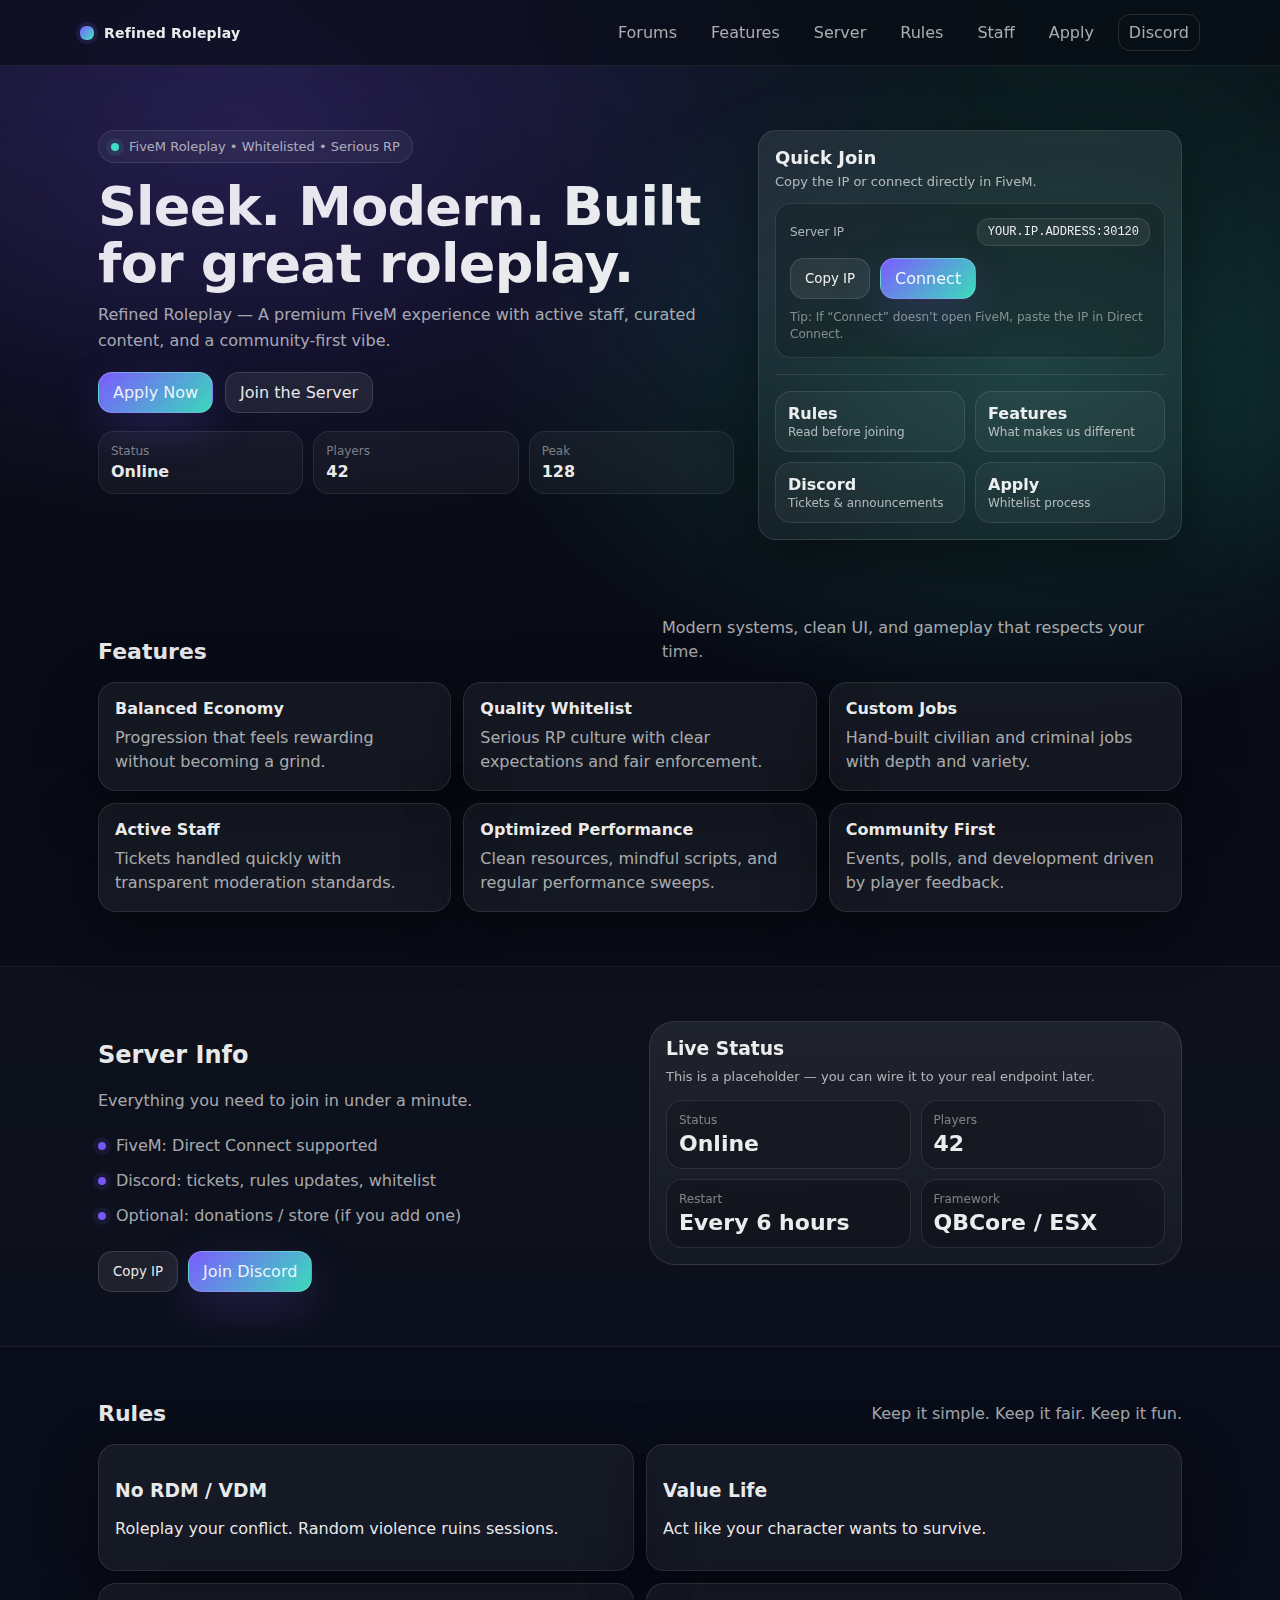
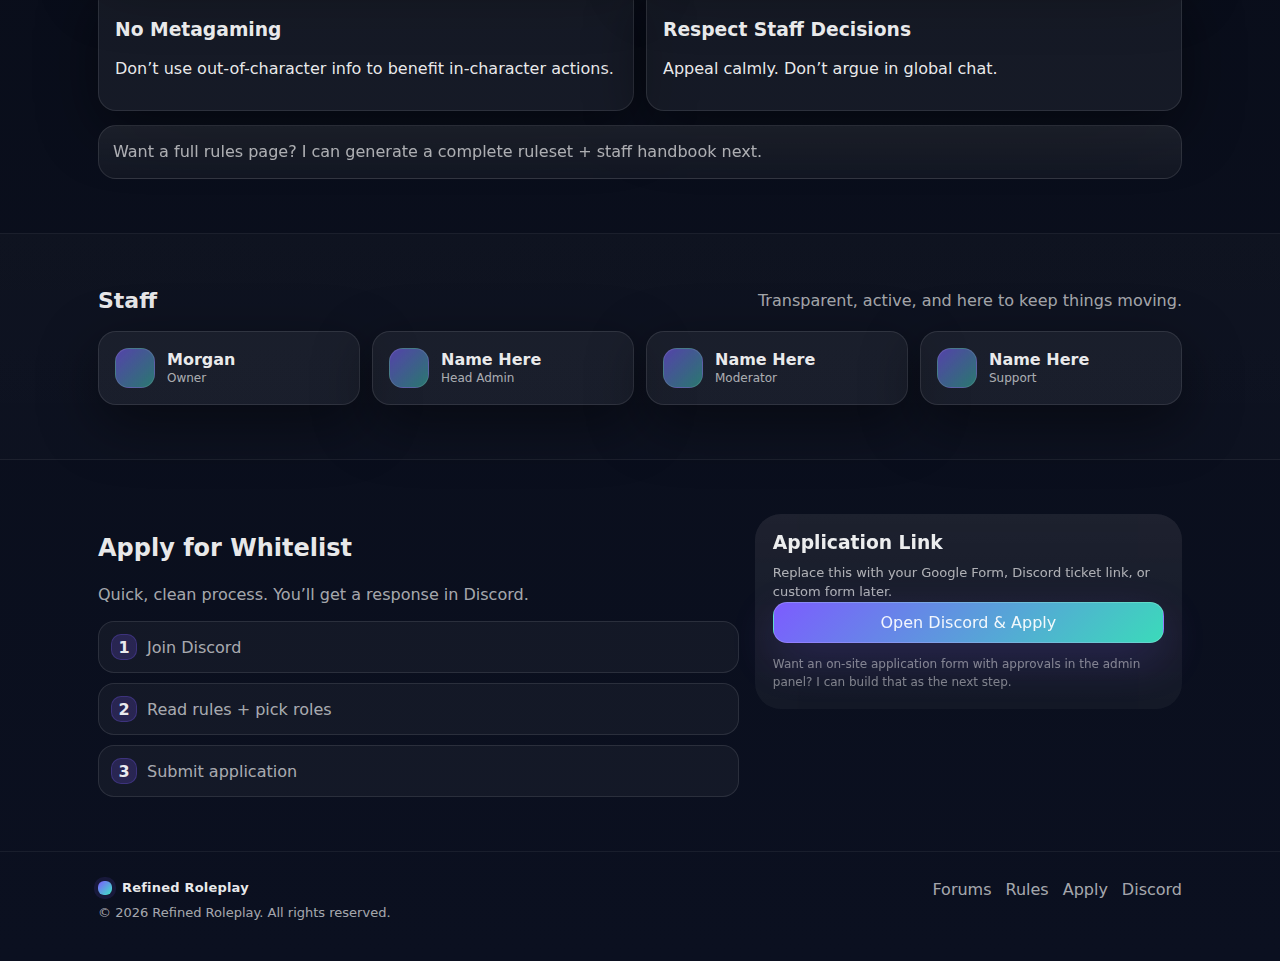
<file: index.html>
<!doctype html>
<html lang="en">
<head>
  <meta charset="utf-8" />
  <meta name="viewport" content="width=device-width,initial-scale=1" />
  <meta name="theme-color" content="#0b0f1a" />
  <title>Refined Roleplay | FiveM Roleplay</title>
  <meta name="description" content="Refined Roleplay - A premium FiveM roleplay server. Join the community, read the rules, and apply today." />

  <!-- Open Graph (optional, but nice) -->
  <meta property="og:title" content="Refined Roleplay | FiveM Roleplay" />
  <meta property="og:description" content="Refined Roleplay - Sleek, modern FiveM roleplay. Join the community." />
  <meta property="og:type" content="website" />
  <meta property="og:image" content="assets/og-image.png" />

  <link rel="stylesheet" href="styles.css" />
</head>

<body>
  <a class="skip" href="#main">Skip to content</a>

  <!-- Top glow -->
  <div class="bg-glow" aria-hidden="true"></div>

  <header class="site-header">
    <div class="container header-row">
      <a class="brand" href="/" aria-label="Home">
        <span class="brand-mark" aria-hidden="true"></span>
        <span class="brand-text">Refined Roleplay</span>
      </a>

      <nav class="nav" aria-label="Primary">
        <button class="nav-toggle" type="button" aria-expanded="false" aria-controls="navLinks">
          <span class="nav-toggle-bars" aria-hidden="true"></span>
          <span class="sr-only">Menu</span>
        </button>

        <div id="navLinks" class="nav-links">
          <a href="/forum">Forums</a>
          <a href="#features">Features</a>
          <a href="#server">Server</a>
          <a href="/rules">Rules</a>
          <a href="#staff">Staff</a>
          <a href="#apply">Apply</a>
          <a class="btn btn-ghost" href="https://discord.gg/YOURINVITE" target="_blank" rel="noreferrer">Discord</a>
        </div>
      </nav>
    </div>
  </header>

  <main id="main">
    <!-- HERO -->
    <section id="top" class="hero">
      <div class="container hero-grid">
        <div class="hero-copy">
          <div class="pill">
            <span class="dot"></span>
            <span>FiveM Roleplay • Whitelisted • Serious RP</span>
          </div>

          <h1>Sleek. Modern. Built for great roleplay.</h1>
          <p class="lead">
            Refined Roleplay — A premium FiveM experience with active staff, curated content, and a community-first vibe.
          </p>

          <div class="hero-actions">
            <a class="btn btn-primary" href="#apply">Apply Now</a>
            <a class="btn btn-secondary" href="#server">Join the Server</a>
          </div>

          <div class="hero-metrics">
            <div class="metric">
              <span class="metric-label">Status</span>
              <span class="metric-value" id="serverStatus">Checking…</span>
            </div>
            <div class="metric">
              <span class="metric-label">Players</span>
              <span class="metric-value" id="serverPlayers">—</span>
            </div>
            <div class="metric">
              <span class="metric-label">Peak</span>
              <span class="metric-value">128</span>
            </div>
          </div>
        </div>

        <div class="hero-card">
          <div class="card glass">
            <div class="card-header">
              <h2>Quick Join</h2>
              <p>Copy the IP or connect directly in FiveM.</p>
            </div>

            <div class="server-box">
              <div class="server-row">
                <span class="label">Server IP</span>
                <code id="serverIp">YOUR.IP.ADDRESS:30120</code>
              </div>

              <div class="server-actions">
                <button class="btn btn-secondary" type="button" id="copyIpBtn">Copy IP</button>
                <a class="btn btn-primary" id="connectBtn" href="fivem://connect/YOUR.IP.ADDRESS:30120">Connect</a>
              </div>

              <div class="fineprint">
                Tip: If “Connect” doesn’t open FiveM, paste the IP in Direct Connect.
              </div>
            </div>

            <div class="divider"></div>

            <div class="mini-grid">
              <a class="mini" href="/rules">
                <span class="mini-title">Rules</span>
                <span class="mini-sub">Read before joining</span>
              </a>
              <a class="mini" href="#features">
                <span class="mini-title">Features</span>
                <span class="mini-sub">What makes us different</span>
              </a>
              <a class="mini" href="https://discord.gg/YOURINVITE" target="_blank" rel="noreferrer">
                <span class="mini-title">Discord</span>
                <span class="mini-sub">Tickets & announcements</span>
              </a>
              <a class="mini" href="#apply">
                <span class="mini-title">Apply</span>
                <span class="mini-sub">Whitelist process</span>
              </a>
            </div>
          </div>
        </div>
      </div>
    </section>

    <!-- FEATURES -->
    <section id="features" class="section">
      <div class="container">
        <div class="section-head">
          <h2>Features</h2>
          <p>Modern systems, clean UI, and gameplay that respects your time.</p>
        </div>

        <div class="cards-grid">
          <article class="card">
            <h3>Balanced Economy</h3>
            <p>Progression that feels rewarding without becoming a grind.</p>
          </article>
          <article class="card">
            <h3>Quality Whitelist</h3>
            <p>Serious RP culture with clear expectations and fair enforcement.</p>
          </article>
          <article class="card">
            <h3>Custom Jobs</h3>
            <p>Hand-built civilian and criminal jobs with depth and variety.</p>
          </article>
          <article class="card">
            <h3>Active Staff</h3>
            <p>Tickets handled quickly with transparent moderation standards.</p>
          </article>
          <article class="card">
            <h3>Optimized Performance</h3>
            <p>Clean resources, mindful scripts, and regular performance sweeps.</p>
          </article>
          <article class="card">
            <h3>Community First</h3>
            <p>Events, polls, and development driven by player feedback.</p>
          </article>
        </div>
      </div>
    </section>

    <!-- SERVER -->
    <section id="server" class="section alt">
      <div class="container split">
        <div>
          <h2>Server Info</h2>
          <p class="lead2">
            Everything you need to join in under a minute.
          </p>

          <ul class="list">
            <li><span class="bullet"></span> FiveM: Direct Connect supported</li>
            <li><span class="bullet"></span> Discord: tickets, rules updates, whitelist</li>
            <li><span class="bullet"></span> Optional: donations / store (if you add one)</li>
          </ul>

          <div class="cta-row">
            <button class="btn btn-secondary" type="button" id="copyIpBtn2">Copy IP</button>
            <a class="btn btn-primary" href="https://discord.gg/YOURINVITE" target="_blank" rel="noreferrer">Join Discord</a>
          </div>
        </div>

        <div class="panel glass">
          <div class="panel-top">
            <h3>Live Status</h3>
            <p class="muted">This is a placeholder — you can wire it to your real endpoint later.</p>
          </div>

          <div class="status-grid">
            <div class="status-tile">
              <span class="k">Status</span>
              <span class="v" id="serverStatus2">Checking…</span>
            </div>
            <div class="status-tile">
              <span class="k">Players</span>
              <span class="v" id="serverPlayers2">—</span>
            </div>
            <div class="status-tile">
              <span class="k">Restart</span>
              <span class="v">Every 6 hours</span>
            </div>
            <div class="status-tile">
              <span class="k">Framework</span>
              <span class="v">QBCore / ESX</span>
            </div>
          </div>
        </div>
      </div>
    </section>

    <!-- RULES -->
    <section id="rules" class="section">
      <div class="container">
        <div class="section-head">
          <h2>Rules</h2>
          <p>Keep it simple. Keep it fair. Keep it fun.</p>
        </div>

        <div class="rules-grid">
          <div class="rule card">
            <h3>No RDM / VDM</h3>
            <p>Roleplay your conflict. Random violence ruins sessions.</p>
          </div>
          <div class="rule card">
            <h3>Value Life</h3>
            <p>Act like your character wants to survive.</p>
          </div>
          <div class="rule card">
            <h3>No Metagaming</h3>
            <p>Don’t use out-of-character info to benefit in-character actions.</p>
          </div>
          <div class="rule card">
            <h3>Respect Staff Decisions</h3>
            <p>Appeal calmly. Don’t argue in global chat.</p>
          </div>
        </div>

        <div class="note glass">
          Want a full rules page? I can generate a complete ruleset + staff handbook next.
        </div>
      </div>
    </section>

    <!-- STAFF -->
    <section id="staff" class="section alt">
      <div class="container">
        <div class="section-head">
          <h2>Staff</h2>
          <p>Transparent, active, and here to keep things moving.</p>
        </div>

        <div class="staff-grid">
          <div class="staff card">
            <div class="avatar"></div>
            <div>
              <div class="staff-name">Morgan</div>
              <div class="staff-role">Owner</div>
            </div>
          </div>

          <div class="staff card">
            <div class="avatar"></div>
            <div>
              <div class="staff-name">Name Here</div>
              <div class="staff-role">Head Admin</div>
            </div>
          </div>

          <div class="staff card">
            <div class="avatar"></div>
            <div>
              <div class="staff-name">Name Here</div>
              <div class="staff-role">Moderator</div>
            </div>
          </div>

          <div class="staff card">
            <div class="avatar"></div>
            <div>
              <div class="staff-name">Name Here</div>
              <div class="staff-role">Support</div>
            </div>
          </div>
        </div>
      </div>
    </section>

    <!-- APPLY -->
    <section id="apply" class="section">
      <div class="container apply">
        <div class="apply-left">
          <h2>Apply for Whitelist</h2>
          <p class="lead2">
            Quick, clean process. You’ll get a response in Discord.
          </p>

          <div class="apply-steps">
            <div class="step">
              <span class="step-num">1</span>
              <span>Join Discord</span>
            </div>
            <div class="step">
              <span class="step-num">2</span>
              <span>Read rules + pick roles</span>
            </div>
            <div class="step">
              <span class="step-num">3</span>
              <span>Submit application</span>
            </div>
          </div>
        </div>

        <div class="apply-right glass">
          <h3>Application Link</h3>
          <p class="muted">Replace this with your Google Form, Discord ticket link, or custom form later.</p>

          <a class="btn btn-primary full" href="https://discord.gg/YOURINVITE" target="_blank" rel="noreferrer">
            Open Discord & Apply
          </a>

          <div class="small">
            Want an on-site application form with approvals in the admin panel? I can build that as the next step.
          </div>
        </div>
      </div>
    </section>
  </main>

  <footer class="footer">
    <div class="container footer-row">
      <div class="footer-left">
        <div class="brand small-brand">
          <span class="brand-mark" aria-hidden="true"></span>
          <span class="brand-text">Refined Roleplay</span>
        </div>
        <p class="muted">© <span id="year"></span> Refined Roleplay. All rights reserved.</p>
      </div>

      <div class="footer-links">
        <a href="/forum">Forums</a>
        <a href="/rules">Rules</a>
        <a href="#apply">Apply</a>
        <a href="https://discord.gg/YOURINVITE" target="_blank" rel="noreferrer">Discord</a>
      </div>
    </div>
  </footer>

  <div class="toast" id="toast" role="status" aria-live="polite" aria-atomic="true"></div>

  <script src="script.js"></script>
</body>
</html>
</file>
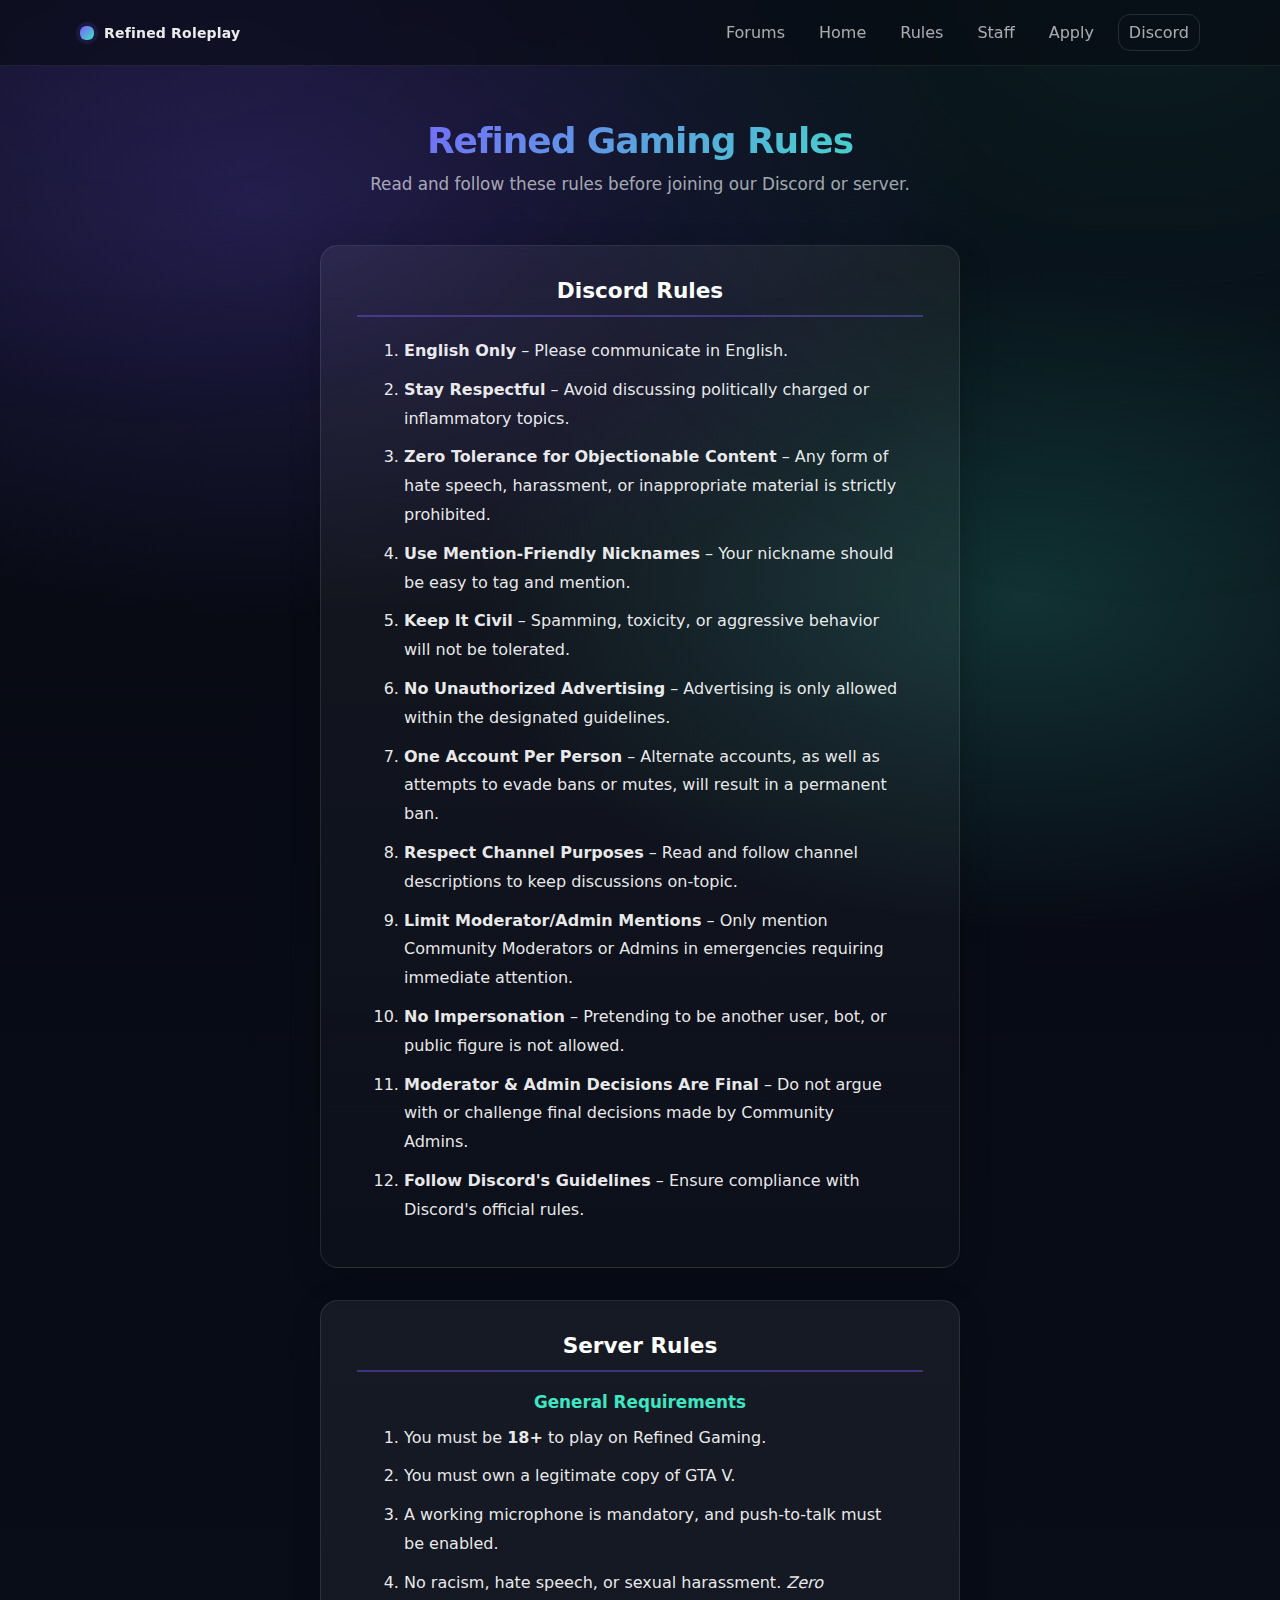
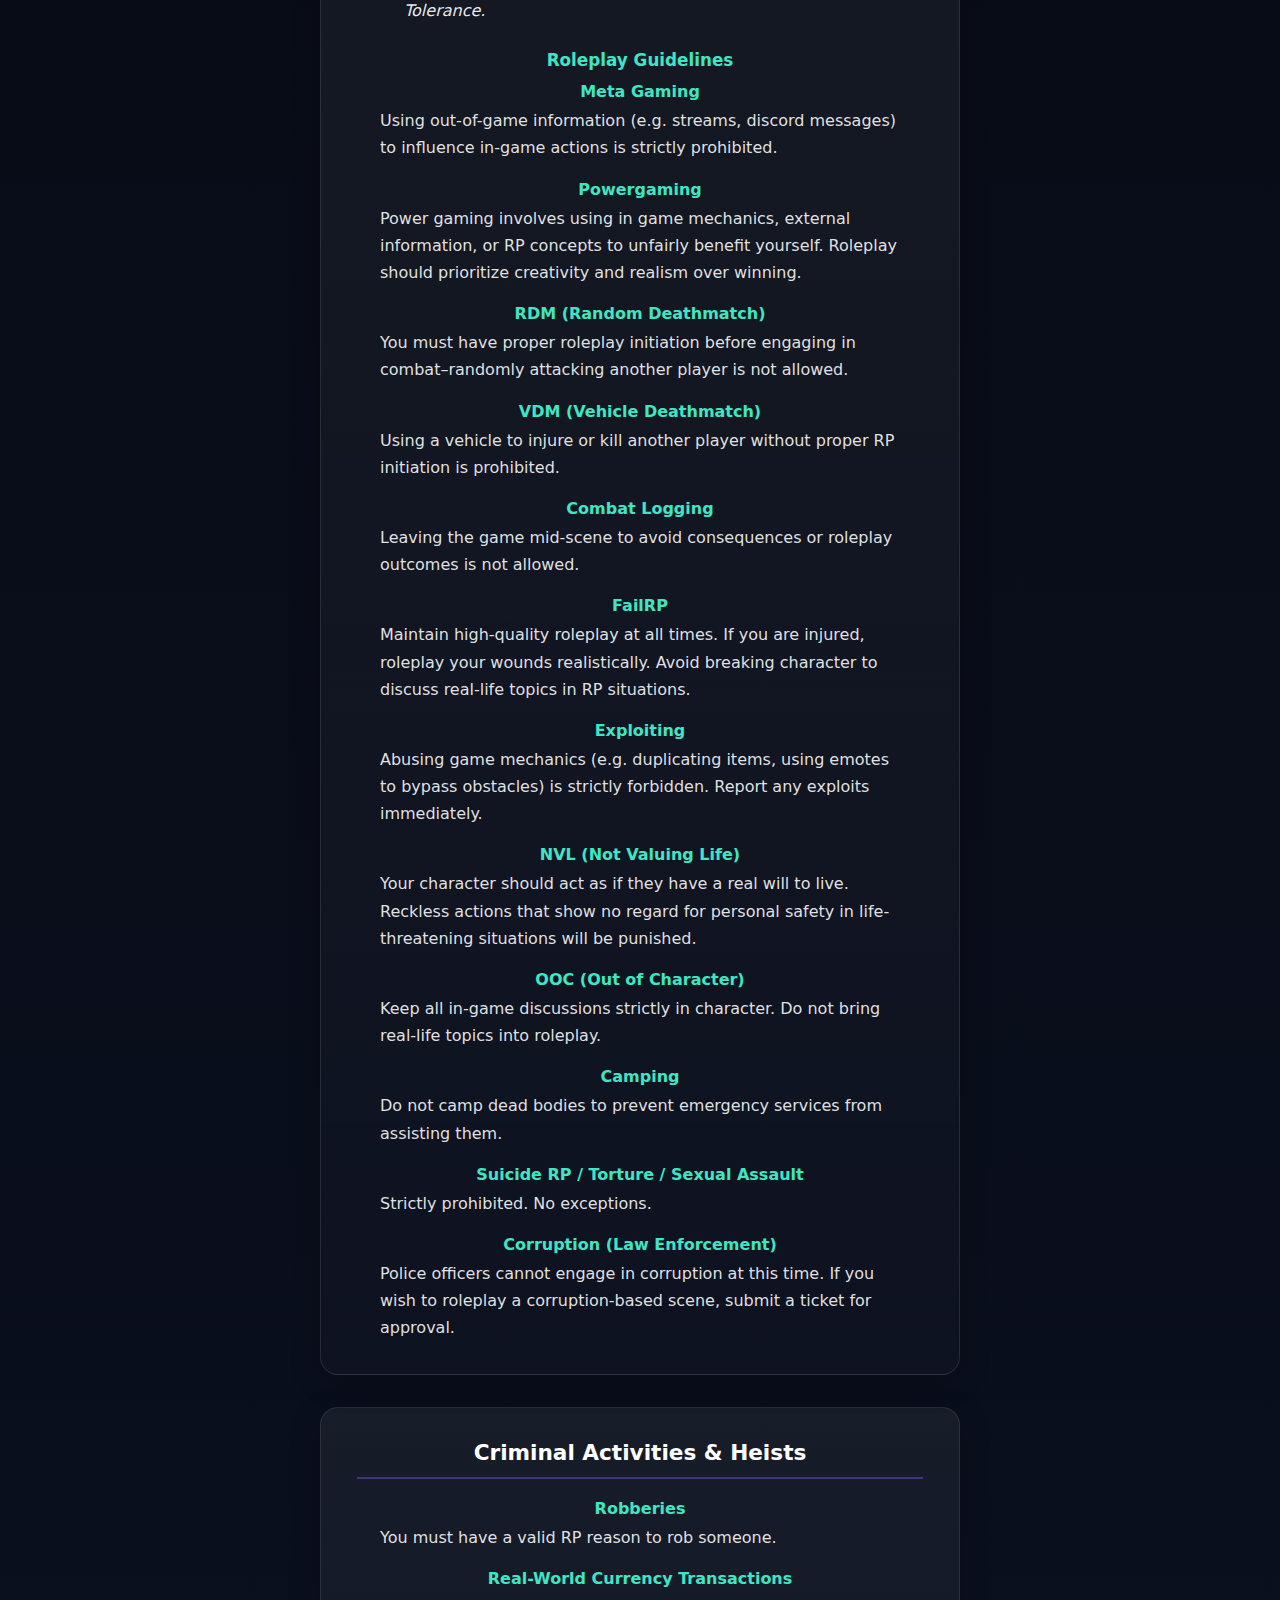
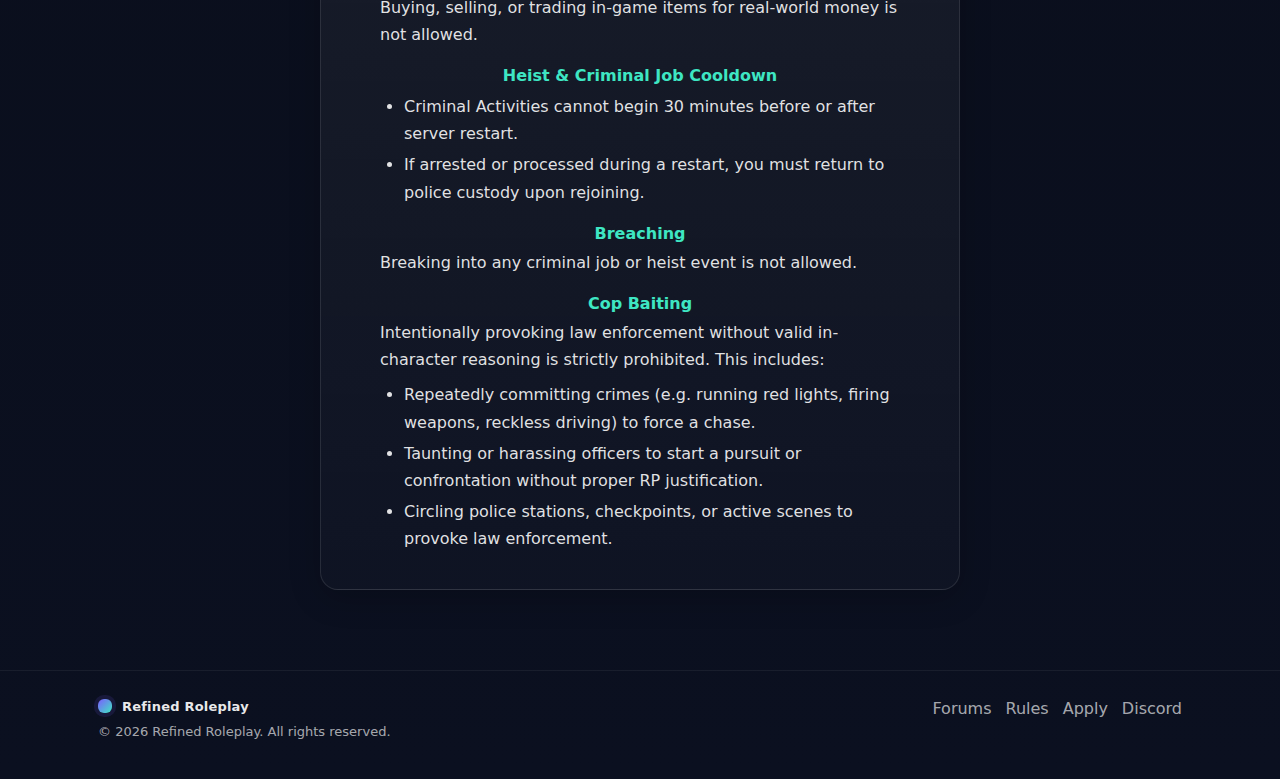
<file: rules.html>
<!doctype html>
<html lang="en">
<head>
  <meta charset="utf-8" />
  <meta name="viewport" content="width=device-width,initial-scale=1" />
  <meta name="theme-color" content="#0b0f1a" />
  <title>Rules | Refined Roleplay</title>
  <meta name="description" content="Refined Roleplay server and Discord rules. Read before joining." />
  <link rel="stylesheet" href="styles.css" />
  <style>
    /* Rules page – centered layout (self-contained) */
    .rules-page .rules-main { padding: 56px 24px 80px; min-height: 60vh; box-sizing: border-box; }
    .rules-wrap { max-width: 640px; margin: 0 auto; }
    .rules-header { text-align: center; margin-bottom: 48px; }
    .rules-header h1 {
      margin: 0 0 12px 0; font-size: 2.25rem; font-weight: 800; letter-spacing: -0.03em;
      background: linear-gradient(135deg, #7c5cff, #3ee6c3);
      -webkit-background-clip: text; -webkit-text-fill-color: transparent;
      background-clip: text; text-align: center; display: block;
    }
    .rules-intro { margin: 0; color: rgba(255,255,255,0.65); font-size: 1.05rem; line-height: 1.5; text-align: center; }
    .rules-content { display: flex; flex-direction: column; align-items: center; gap: 32px; }
    .rules-block {
      width: 100%; max-width: 640px; box-sizing: border-box;
      background: linear-gradient(180deg, rgba(255,255,255,0.06) 0%, rgba(255,255,255,0.02) 100%);
      border: 1px solid rgba(255,255,255,0.1); border-radius: 18px;
      padding: 32px 36px; box-shadow: 0 8px 32px rgba(0,0,0,0.2);
    }
    .rules-block h2 {
      margin: 0 0 20px 0; font-size: 1.35rem; font-weight: 700; color: #fff;
      padding-bottom: 12px; border-bottom: 2px solid rgba(124,92,255,0.4);
      text-align: center;
    }
    .rules-block h3 { margin: 24px 0 12px 0; font-size: 1.05rem; font-weight: 600; color: #3ee6c3; text-align: center; }
    .rules-block h3:first-of-type { margin-top: 0; }
    .rules-list { margin: 0 auto; padding-left: 1.5em; line-height: 1.8; color: rgba(255,255,255,0.92); max-width: 520px; text-align: left; }
    .rules-list li { margin-bottom: 10px; }
    .rules-def-list { margin: 0 auto; max-width: 520px; }
    .rules-def-list dt { margin-top: 18px; font-weight: 700; font-size: 1rem; color: #3ee6c3; text-align: center; }
    .rules-def-list dt:first-child { margin-top: 0; }
    .rules-def-list dd { margin: 6px 0 0 0; padding: 0; line-height: 1.7; color: rgba(255,255,255,0.88); text-align: left; }
    .rules-def-list dd ul { margin: 8px 0 0 0; padding-left: 1.5em; }
    .rules-def-list dd li { margin-bottom: 4px; }
    @media (max-width: 640px) { .rules-block { padding: 24px 20px; } .rules-header h1 { font-size: 1.85rem; } }
  </style>
</head>
<body class="rules-page">
  <a class="skip" href="#main">Skip to content</a>
  <div class="bg-glow" aria-hidden="true"></div>

  <header class="site-header">
    <div class="container header-row">
      <a class="brand" href="/" aria-label="Home">
        <span class="brand-mark" aria-hidden="true"></span>
        <span class="brand-text">Refined Roleplay</span>
      </a>
      <nav class="nav" aria-label="Primary">
        <button class="nav-toggle" type="button" aria-expanded="false" aria-controls="navLinks">
          <span class="nav-toggle-bars" aria-hidden="true"></span>
          <span class="sr-only">Menu</span>
        </button>
        <div id="navLinks" class="nav-links">
          <a href="/forum">Forums</a>
          <a href="/">Home</a>
          <a href="/rules">Rules</a>
          <a href="/#staff">Staff</a>
          <a href="/#apply">Apply</a>
          <a class="btn btn-ghost" href="https://discord.gg/YOURINVITE" target="_blank" rel="noreferrer">Discord</a>
        </div>
      </nav>
    </div>
  </header>

  <main id="main" class="rules-main">
    <div class="rules-wrap">
      <header class="rules-header">
        <h1>Refined Gaming Rules</h1>
        <p class="rules-intro">Read and follow these rules before joining our Discord or server.</p>
      </header>

      <div class="rules-content">
        <section class="rules-block">
          <h2>Discord Rules</h2>
          <ol class="rules-list">
            <li><strong>English Only</strong> – Please communicate in English.</li>
            <li><strong>Stay Respectful</strong> – Avoid discussing politically charged or inflammatory topics.</li>
            <li><strong>Zero Tolerance for Objectionable Content</strong> – Any form of hate speech, harassment, or inappropriate material is strictly prohibited.</li>
            <li><strong>Use Mention-Friendly Nicknames</strong> – Your nickname should be easy to tag and mention.</li>
            <li><strong>Keep It Civil</strong> – Spamming, toxicity, or aggressive behavior will not be tolerated.</li>
            <li><strong>No Unauthorized Advertising</strong> – Advertising is only allowed within the designated guidelines.</li>
            <li><strong>One Account Per Person</strong> – Alternate accounts, as well as attempts to evade bans or mutes, will result in a permanent ban.</li>
            <li><strong>Respect Channel Purposes</strong> – Read and follow channel descriptions to keep discussions on-topic.</li>
            <li><strong>Limit Moderator/Admin Mentions</strong> – Only mention Community Moderators or Admins in emergencies requiring immediate attention.</li>
            <li><strong>No Impersonation</strong> – Pretending to be another user, bot, or public figure is not allowed.</li>
            <li><strong>Moderator & Admin Decisions Are Final</strong> – Do not argue with or challenge final decisions made by Community Admins.</li>
            <li><strong>Follow Discord's Guidelines</strong> – Ensure compliance with Discord's official rules.</li>
          </ol>
        </section>

        <section class="rules-block">
          <h2>Server Rules</h2>
          <h3>General Requirements</h3>
          <ol class="rules-list">
            <li>You must be <strong>18+</strong> to play on Refined Gaming.</li>
            <li>You must own a legitimate copy of GTA V.</li>
            <li>A working microphone is mandatory, and push-to-talk must be enabled.</li>
            <li>No racism, hate speech, or sexual harassment. <em>Zero Tolerance.</em></li>
          </ol>

          <h3>Roleplay Guidelines</h3>
          <dl class="rules-def-list">
            <dt>Meta Gaming</dt>
            <dd>Using out-of-game information (e.g. streams, discord messages) to influence in-game actions is strictly prohibited.</dd>
            <dt>Powergaming</dt>
            <dd>Power gaming involves using in game mechanics, external information, or RP concepts to unfairly benefit yourself. Roleplay should prioritize creativity and realism over winning.</dd>
            <dt>RDM (Random Deathmatch)</dt>
            <dd>You must have proper roleplay initiation before engaging in combat–randomly attacking another player is not allowed.</dd>
            <dt>VDM (Vehicle Deathmatch)</dt>
            <dd>Using a vehicle to injure or kill another player without proper RP initiation is prohibited.</dd>
            <dt>Combat Logging</dt>
            <dd>Leaving the game mid-scene to avoid consequences or roleplay outcomes is not allowed.</dd>
            <dt>FailRP</dt>
            <dd>Maintain high-quality roleplay at all times. If you are injured, roleplay your wounds realistically. Avoid breaking character to discuss real-life topics in RP situations.</dd>
            <dt>Exploiting</dt>
            <dd>Abusing game mechanics (e.g. duplicating items, using emotes to bypass obstacles) is strictly forbidden. Report any exploits immediately.</dd>
            <dt>NVL (Not Valuing Life)</dt>
            <dd>Your character should act as if they have a real will to live. Reckless actions that show no regard for personal safety in life-threatening situations will be punished.</dd>
            <dt>OOC (Out of Character)</dt>
            <dd>Keep all in-game discussions strictly in character. Do not bring real-life topics into roleplay.</dd>
            <dt>Camping</dt>
            <dd>Do not camp dead bodies to prevent emergency services from assisting them.</dd>
            <dt>Suicide RP / Torture / Sexual Assault</dt>
            <dd>Strictly prohibited. No exceptions.</dd>
            <dt>Corruption (Law Enforcement)</dt>
            <dd>Police officers cannot engage in corruption at this time. If you wish to roleplay a corruption-based scene, submit a ticket for approval.</dd>
          </dl>
        </section>

        <section class="rules-block">
          <h2>Criminal Activities & Heists</h2>
          <dl class="rules-def-list">
            <dt>Robberies</dt>
            <dd>You must have a valid RP reason to rob someone.</dd>
            <dt>Real-World Currency Transactions</dt>
            <dd>Buying, selling, or trading in-game items for real-world money is not allowed.</dd>
            <dt>Heist & Criminal Job Cooldown</dt>
            <dd>
              <ul>
                <li>Criminal Activities cannot begin 30 minutes before or after server restart.</li>
                <li>If arrested or processed during a restart, you must return to police custody upon rejoining.</li>
              </ul>
            </dd>
            <dt>Breaching</dt>
            <dd>Breaking into any criminal job or heist event is not allowed.</dd>
            <dt>Cop Baiting</dt>
            <dd>Intentionally provoking law enforcement without valid in-character reasoning is strictly prohibited. This includes:
              <ul>
                <li>Repeatedly committing crimes (e.g. running red lights, firing weapons, reckless driving) to force a chase.</li>
                <li>Taunting or harassing officers to start a pursuit or confrontation without proper RP justification.</li>
                <li>Circling police stations, checkpoints, or active scenes to provoke law enforcement.</li>
              </ul>
            </dd>
          </dl>
        </section>
      </div>
    </div>
  </main>

  <footer class="footer">
    <div class="container footer-row">
      <div class="footer-left">
        <div class="brand small-brand">
          <span class="brand-mark" aria-hidden="true"></span>
          <span class="brand-text">Refined Roleplay</span>
        </div>
        <p class="muted">© <span id="year"></span> Refined Roleplay. All rights reserved.</p>
      </div>
      <div class="footer-links">
        <a href="/forum">Forums</a>
        <a href="/rules">Rules</a>
        <a href="/#apply">Apply</a>
        <a href="https://discord.gg/YOURINVITE" target="_blank" rel="noreferrer">Discord</a>
      </div>
    </div>
  </footer>

  <script>
    document.getElementById('year').textContent = new Date().getFullYear();
    var t = document.querySelector('.nav-toggle'), n = document.getElementById('navLinks');
    t && t.addEventListener('click', function(){ n.classList.toggle('open'); t.setAttribute('aria-expanded', n.classList.contains('open')); });
  </script>
</body>
</html>
</file>
<file: styles.css>
:root{
  --bg: #070a12;
  --bg2:#0b1020;
  --card: rgba(255,255,255,0.06);
  --card2: rgba(255,255,255,0.08);
  --border: rgba(255,255,255,0.10);
  --text: rgba(255,255,255,0.92);
  --muted: rgba(255,255,255,0.65);
  --muted2: rgba(255,255,255,0.45);
  --primary: #7c5cff;
  --primary2:#3ee6c3;
  --shadow: 0 18px 60px rgba(0,0,0,0.45);
  --radius: 18px;
  --radius2: 26px;
  --max: 1120px;
}

*{box-sizing:border-box}
html{scroll-behavior:smooth}
body{
  margin:0;
  font-family: ui-sans-serif, system-ui, -apple-system, Segoe UI, Roboto, Arial, "Apple Color Emoji","Segoe UI Emoji";
  color: var(--text);
  background: radial-gradient(1200px 700px at 20% 5%, rgba(124,92,255,0.22), transparent 60%),
              radial-gradient(1000px 600px at 80% 15%, rgba(62,230,195,0.18), transparent 55%),
              linear-gradient(180deg, var(--bg), var(--bg2));
  min-height:100vh;
}

a{color:inherit; text-decoration:none}
.container{max-width:var(--max); margin:0 auto; padding:0 18px}
.wrap{max-width:var(--max); margin:0 auto; padding:18px} /* ALIAS for app compatibility */

.sr-only{position:absolute; left:-9999px}
.skip{
  position:absolute; left:-9999px; top:10px;
  background:#fff; color:#000; padding:10px 12px; border-radius:10px;
}
.skip:focus{left:10px; z-index:9999}

.bg-glow{
  position:fixed; inset:-200px;
  background: radial-gradient(circle at 20% 0%, rgba(124,92,255,0.12), transparent 35%),
              radial-gradient(circle at 80% 10%, rgba(62,230,195,0.10), transparent 40%);
  pointer-events:none;
  filter: blur(20px);
  opacity:0.9;
}

.site-header{
  position:sticky; top:0; z-index:50;
  backdrop-filter: blur(14px);
  background: rgba(7,10,18,0.60);
  border-bottom:1px solid rgba(255,255,255,0.08);
}
.header-row{
  display:flex; align-items:center; justify-content:space-between;
  padding:14px 0;
}

.brand{display:flex; align-items:center; gap:10px; font-weight:700; letter-spacing:0.2px}
.brand-mark{
  width:14px; height:14px; border-radius:6px;
  background: linear-gradient(135deg, var(--primary), var(--primary2));
  box-shadow: 0 0 0 4px rgba(124,92,255,0.12);
}
.brand-text{font-size:14px}
.small-brand .brand-text{font-size:13px}

.nav{display:flex; align-items:center; gap:12px}
.nav-links{display:flex; align-items:center; gap:14px}
.nav-links a{
  padding:8px 10px;
  border-radius:12px;
  color: var(--muted);
}
.nav-links a:hover{background: rgba(255,255,255,0.06); color: var(--text)}
.nav-toggle{
  display:none;
  width:44px; height:40px;
  border-radius:12px;
  border:1px solid rgba(255,255,255,0.12);
  background: rgba(255,255,255,0.06);
  color: var(--text);
}
.nav-toggle-bars{
  display:block;
  width:18px; height:2px;
  background: var(--text);
  margin:0 auto;
  position:relative;
}
.nav-toggle-bars::before,
.nav-toggle-bars::after{
  content:"";
  position:absolute; left:0;
  width:18px; height:2px;
  background: var(--text);
}
.nav-toggle-bars::before{top:-6px}
.nav-toggle-bars::after{top:6px}

.btn{
  display:inline-flex; align-items:center; justify-content:center;
  gap:10px;
  padding:10px 14px;
  border-radius:14px;
  border:1px solid rgba(255,255,255,0.12);
  background: rgba(255,255,255,0.06);
  color: var(--text);
  cursor:pointer;
  transition: transform .08s ease, background .2s ease, border-color .2s ease;
  user-select:none;
}
.btn:hover{background: rgba(255,255,255,0.10); border-color: rgba(255,255,255,0.18)}
.btn:active{transform: translateY(1px)}
.btn-primary, .btn.primary{
  background: linear-gradient(135deg, rgba(124,92,255,1), rgba(62,230,195,0.95));
  border-color: rgba(255,255,255,0.18);
  box-shadow: 0 16px 45px rgba(124,92,255,0.20);
}
.btn-primary:hover, .btn.primary:hover{filter:saturate(1.05)}
.btn-secondary{
  background: rgba(255,255,255,0.08);
}
.btn-ghost, .btn.ghost{
  background: transparent;
}
.full{width:100%}

.hero{
  padding: 64px 0 22px;
}
.hero-grid{
  display:grid;
  grid-template-columns: 1.2fr 0.8fr;
  gap: 24px;
  align-items:start;
}
.pill{
  display:inline-flex; align-items:center; gap:10px;
  padding:8px 12px;
  border-radius:999px;
  border:1px solid rgba(255,255,255,0.10);
  background: rgba(255,255,255,0.05);
  color: var(--muted);
  font-size:13px;
}
.dot{
  width:8px; height:8px; border-radius:999px;
  background: var(--primary2);
  box-shadow: 0 0 0 5px rgba(62,230,195,0.10);
}
h1{
  margin:16px 0 10px;
  font-size: clamp(30px, 5vw, 54px);
  line-height:1.05;
  letter-spacing:-0.8px;
}
.lead{
  margin:0 0 18px;
  font-size: 16px;
  color: var(--muted);
  line-height:1.6;
}
.hero-actions{display:flex; gap:12px; flex-wrap:wrap; margin-top:10px}

.hero-metrics{
  display:grid;
  grid-template-columns: repeat(3, minmax(0,1fr));
  gap: 10px;
  margin-top: 18px;
}
.metric{
  padding:12px;
  border-radius: 16px;
  border:1px solid rgba(255,255,255,0.08);
  background: rgba(255,255,255,0.04);
}
.metric-label{display:block; font-size:12px; color: var(--muted2)}
.metric-value{display:block; font-weight:700; margin-top:4px}

.card{
  border-radius: var(--radius);
  border:1px solid rgba(255,255,255,0.10);
  background: rgba(255,255,255,0.05);
  padding: 16px;
  box-shadow: var(--shadow);
}
.glass{
  background: linear-gradient(180deg, rgba(255,255,255,0.08), rgba(255,255,255,0.04));
  backdrop-filter: blur(16px);
}
.card-header h2{margin:0; font-size:18px}
.card-header p{margin:6px 0 0; color: var(--muted); font-size:13px}

.server-box{
  margin-top: 14px;
  padding:14px;
  border-radius: 16px;
  border:1px solid rgba(255,255,255,0.10);
  background: rgba(0,0,0,0.18);
}
.server-row{
  display:flex; align-items:center; justify-content:space-between; gap:12px;
}
.label{color: var(--muted); font-size:12px}
code{
  font-family: ui-monospace, SFMono-Regular, Menlo, Monaco, Consolas, "Liberation Mono","Courier New", monospace;
  font-size: 12px;
  padding: 6px 10px;
  border-radius: 12px;
  border:1px solid rgba(255,255,255,0.10);
  background: rgba(255,255,255,0.06);
  color: var(--text);
}
.server-actions{display:flex; gap:10px; margin-top:12px; flex-wrap:wrap}
.fineprint{margin-top:10px; color: var(--muted2); font-size:12px; line-height:1.4}

.divider{
  height:1px;
  background: rgba(255,255,255,0.10);
  margin: 16px 0;
}

.mini-grid{
  display:grid;
  grid-template-columns: repeat(2, minmax(0,1fr));
  gap:10px;
}
.mini{
  padding:12px;
  border-radius: 16px;
  border:1px solid rgba(255,255,255,0.10);
  background: rgba(255,255,255,0.04);
}
.mini:hover{background: rgba(255,255,255,0.07)}
.mini-title{display:block; font-weight:700}
.mini-sub{display:block; color: var(--muted); font-size:12px; margin-top:2px}

.section{padding: 54px 0}
.section.alt{
  background: linear-gradient(180deg, rgba(255,255,255,0.02), rgba(255,255,255,0.01));
  border-top:1px solid rgba(255,255,255,0.06);
  border-bottom:1px solid rgba(255,255,255,0.06);
}
.section-head{
  display:flex; align-items:flex-end; justify-content:space-between;
  gap:14px; margin-bottom: 18px;
}
.section-head h2{margin:0; font-size:22px}
.section-head p{margin:0; color: var(--muted); max-width:520px; line-height:1.5}

.cards-grid{
  display:grid;
  grid-template-columns: repeat(3, minmax(0,1fr));
  gap: 12px;
}
.cards-grid .card h3{margin:0 0 8px; font-size:16px}
.cards-grid .card p{margin:0; color: var(--muted); line-height:1.5}

.split{
  display:grid;
  grid-template-columns: 1fr 1fr;
  gap: 18px;
  align-items: start;
}
.lead2{color: var(--muted); line-height:1.6; margin:10px 0 14px}
.list{list-style:none; padding:0; margin:0 0 18px}
.list li{display:flex; align-items:center; gap:10px; color: var(--muted); padding:8px 0}
.bullet{
  width:8px; height:8px; border-radius:999px;
  background: rgba(124,92,255,0.95);
  box-shadow: 0 0 0 5px rgba(124,92,255,0.10);
}
.cta-row{display:flex; gap:10px; flex-wrap:wrap}

.panel{
  border-radius: var(--radius2);
  padding: 16px;
  border:1px solid rgba(255,255,255,0.10);
}
.panel-top h3{margin:0}
.muted{color: var(--muted); margin:8px 0 0; font-size:13px; line-height:1.5}
.status-grid{
  margin-top: 14px;
  display:grid;
  grid-template-columns: repeat(2, minmax(0,1fr));
  gap: 10px;
}
.status-tile{
  border-radius: 16px;
  padding: 12px;
  border:1px solid rgba(255,255,255,0.10);
  background: rgba(0,0,0,0.18);
}
.status-tile .k{display:block; color: var(--muted2); font-size:12px}
.status-tile .v{display:block; margin-top:4px; font-weight:800}

.rules-grid{
  display:grid;
  grid-template-columns: repeat(2, minmax(0,1fr));
  gap: 12px;
}
.note{
  margin-top: 14px;
  padding: 14px;
  border-radius: 18px;
  border:1px solid rgba(255,255,255,0.10);
  color: var(--muted);
  line-height:1.5;
}

.staff-grid{
  display:grid;
  grid-template-columns: repeat(4, minmax(0,1fr));
  gap: 12px;
}
.staff{display:flex; align-items:center; gap:12px}
.avatar{
  width:40px; height:40px; border-radius: 14px;
  background: linear-gradient(135deg, rgba(124,92,255,0.6), rgba(62,230,195,0.45));
  border:1px solid rgba(255,255,255,0.10);
}
.staff-name{font-weight:800}
.staff-role{color: var(--muted); font-size:12px; margin-top:2px}

.apply{
  display:grid;
  grid-template-columns: 1.2fr 0.8fr;
  gap: 16px;
  align-items: start;
}
.apply-steps{display:grid; gap:10px; margin-top:12px}
.step{
  display:flex; align-items:center; gap:10px;
  padding: 12px;
  border-radius: 16px;
  border:1px solid rgba(255,255,255,0.10);
  background: rgba(255,255,255,0.04);
  color: var(--muted);
}
.step-num{
  width:26px; height:26px;
  display:inline-flex; align-items:center; justify-content:center;
  border-radius: 10px;
  background: rgba(124,92,255,0.20);
  border:1px solid rgba(124,92,255,0.25);
  color: var(--text);
  font-weight:800;
}
.apply-right{border-radius: var(--radius2); padding: 18px}
.apply-right h3{margin:0 0 10px}
.small{margin-top:12px; color: var(--muted2); font-size:12px; line-height:1.5}

.footer{
  padding: 28px 0 38px;
  border-top:1px solid rgba(255,255,255,0.06);
}
.footer-row{
  display:flex; align-items:flex-start; justify-content:space-between;
  gap:16px; flex-wrap:wrap;
}
.footer-links{display:flex; gap:14px; flex-wrap:wrap}
.footer-links a{color: var(--muted)}
.footer-links a:hover{color: var(--text)}

.toast{
  position: fixed;
  left: 50%;
  bottom: 18px;
  transform: translateX(-50%);
  padding: 10px 14px;
  border-radius: 14px;
  border:1px solid rgba(255,255,255,0.12);
  background: rgba(0,0,0,0.55);
  color: var(--text);
  backdrop-filter: blur(12px);
  box-shadow: var(--shadow);
  opacity: 0;
  pointer-events:none;
  transition: opacity .18s ease, transform .18s ease;
}
.toast.show{
  opacity:1;
  transform: translateX(-50%) translateY(-2px);
}

@media (max-width: 980px){
  .hero-grid{grid-template-columns: 1fr; gap: 14px}
  .split{grid-template-columns: 1fr}
  .apply{grid-template-columns: 1fr}
  .cards-grid{grid-template-columns: repeat(2, minmax(0,1fr))}
  .staff-grid{grid-template-columns: repeat(2, minmax(0,1fr))}
}

@media (max-width: 640px){
  .nav-toggle{display:inline-flex; align-items:center; justify-content:center}
  .nav-links{
    display:none;
    position:absolute;
    right: 18px;
    top: 62px;
    width: min(320px, calc(100vw - 36px));
    padding: 10px;
    border-radius: 16px;
    border:1px solid rgba(255,255,255,0.12);
    background: rgba(10,14,26,0.92);
    backdrop-filter: blur(14px);
    flex-direction: column;
    align-items: stretch;
    gap: 6px;
  }
  .nav-links.open{display:flex}
  .cards-grid{grid-template-columns: 1fr}
  .rules-grid{grid-template-columns: 1fr}
  .hero-metrics{grid-template-columns: 1fr}
}

/* =========================================
   FORUM / APP SPECIFIC STYLES
   ========================================= */

.chip{
  color:var(--muted); font-size:13px; padding:6px 10px; border:1px solid rgba(255,255,255,.10); border-radius:999px; background: rgba(255,255,255,.04);
}
.grid{display:grid; grid-template-columns: 340px 1fr; gap:14px}
.grid2{display:grid; grid-template-columns: repeat(3, minmax(0,1fr)); gap:12px}

@media (max-width: 980px){ 
  .grid{grid-template-columns: 1fr} 
  .grid2{grid-template-columns: 1fr} 
}

.head{display:flex; align-items:flex-end; justify-content:space-between; gap:14px; flex-wrap:wrap; margin-bottom:12px}

/* Renamed .list to .v-list to avoid conflict with ul.list */
.v-list{display:grid; gap:10px; margin-top:10px}

.item{
  border-radius: 16px;
  border:1px solid rgba(255,255,255,.10);
  background: rgba(0,0,0,.16);
  padding: 14px;
}
.title{font-weight:800}

.form label{display:grid; gap:8px; margin-top:12px}
.form span{color:var(--muted); font-size:12px}

input, textarea{
  border-radius:14px; border:1px solid rgba(255,255,255,.12);
  background: rgba(255,255,255,.06);
  color: var(--text);
  padding: 10px 12px;
  outline:none;
}
/* Ensure input font family matches */
input, textarea, button { font-family: inherit; }

.alert{padding:12px; border-radius:14px; border:1px solid rgba(255,120,120,.28); background: rgba(255,120,120,.12); margin:12px 0}

.post{padding:14px 0; border-bottom:1px solid rgba(255,255,255,.08)}
.post:last-child{border-bottom:0}
.post-meta{display:flex; gap:10px; align-items:center}
.post-body{margin-top:8px; color: rgba(255,255,255,.86); line-height:1.55}

.k{color:var(--muted); font-size:12px}
.v{font-weight:900; font-size:22px}

.row-between{display:flex; align-items:center; justify-content:space-between; gap:12px; flex-wrap:wrap}

/* Renamed .pill (from app) to .badge to avoid conflict */
.badge{margin-left:8px; font-size:12px; padding:4px 8px; border-radius:999px; border:1px solid rgba(62,230,195,.22); background: rgba(62,230,195,.12)}

/* FORUM TRADITIONAL LAYOUT */
.forum-grid { display: grid; grid-template-columns: 1fr 300px; gap: 24px; }
@media (max-width: 900px) { .forum-grid { grid-template-columns: 1fr; } }

.cat-group { margin-bottom: 24px; border: 1px solid var(--border); border-radius: var(--radius); overflow: hidden; background: var(--bg2); }
.cat-header { background: rgba(255,255,255,0.05); padding: 12px 18px; border-bottom: 1px solid var(--border); }
.cat-title { font-weight: 800; font-size: 16px; text-transform: uppercase; letter-spacing: 0.5px; color: var(--text); }

.forum-row { display: grid; grid-template-columns: 48px 1fr 140px 220px; gap: 16px; padding: 18px; border-bottom: 1px solid var(--border); align-items: center; background: rgba(0,0,0,0.2); transition: background 0.2s; }
.forum-row:last-child { border-bottom: 0; }
.forum-row:hover { background: rgba(255,255,255,0.02); }

.forum-icon { display: flex; align-items: center; justify-content: center; }
.icon-circle { width: 40px; height: 40px; border-radius: 50%; background: rgba(255,255,255,0.05); color: var(--primary); display: flex; align-items: center; justify-content: center; }

.forum-name { display: block; font-weight: 700; font-size: 16px; margin-bottom: 4px; color: var(--text); }
.forum-desc { font-size: 13px; color: var(--muted); line-height: 1.4; }

.forum-stats { display: flex; gap: 16px; }
.stat-item { display: flex; flex-direction: column; align-items: center; line-height: 1.2; }
.stat-val { font-weight: 700; font-size: 14px; }
.stat-label { font-size: 11px; color: var(--muted2); text-transform: uppercase; }

.forum-last { font-size: 13px; line-height: 1.4; max-width: 100%; overflow: hidden; }
.last-title { display: block; white-space: nowrap; overflow: hidden; text-overflow: ellipsis; font-weight: 600; color: var(--primary2); margin-bottom: 2px; }
.last-meta { color: var(--muted); font-size: 12px; }

@media (max-width: 768px) {
  .forum-row { grid-template-columns: 1fr; gap: 12px; }
  .forum-icon, .forum-stats, .forum-last { display: none; }
}

.widget { background: var(--bg2); border: 1px solid var(--border); border-radius: var(--radius); padding: 16px; margin-bottom: 20px; }
.widget h3 { margin: 0 0 14px; font-size: 15px; text-transform: uppercase; letter-spacing: 0.5px; border-bottom: 1px solid var(--border); padding-bottom: 10px; }
.widget-row { display: flex; gap: 10px; margin-bottom: 12px; align-items: flex-start; }
.widget-row:last-child { margin-bottom: 0; }
.widget-icon { margin-top: 6px; }
.widget-link { display: block; font-weight: 600; font-size: 13px; line-height: 1.4; margin-bottom: 2px; }
.widget-link:hover { text-decoration: underline; }
.widget-meta { font-size: 11px; color: var(--muted); }
</file>
